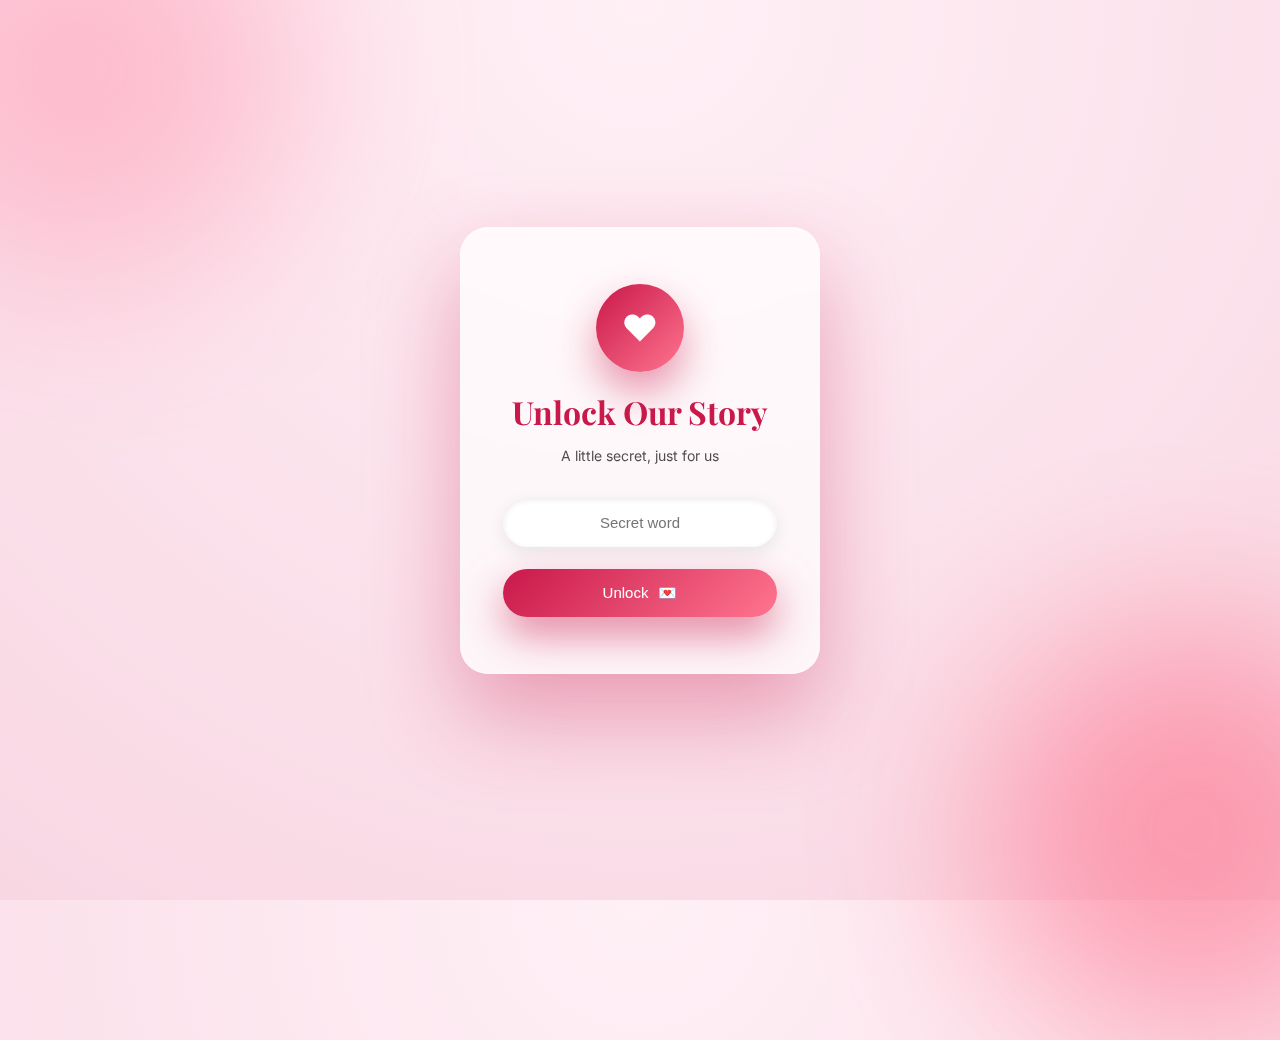
<file: index.html>
<!DOCTYPE html>
<html lang="en">
<head>
  <meta charset="UTF-8" />
  <title>Unlock Our Love 💖</title>
  <meta name="viewport" content="width=device-width, initial-scale=1.0"/>
  <link href="https://fonts.googleapis.com/css2?family=Playfair+Display:wght@600&family=Inter:wght@300;400;500&display=swap" rel="stylesheet">
  <link rel="stylesheet" href="style/login.css">
</head>
<body>
  <div class="bg-blob pink"></div>
  <div class="bg-blob rose"></div>
  <div class="login-wrapper">
    <div class="login-card">
      <div class="heart-orb">
        ❤
      </div>
      <h1>Unlock Our Story</h1>
      <p>A little secret, just for us</p>
      <div class="input-group">
        <input
          type="password"
          id="password"
          placeholder="Secret word"
          autocomplete="off"
        />
      </div>
      <button id="unlock-btn">
        Unlock
        <span class="btn-heart">💌</span>
      </button>
      <span id="error-msg">That’s not it… try again 💔</span>
    </div>
  </div>
  <script src="script/login.js"></script>
</body>
</html>
</file>
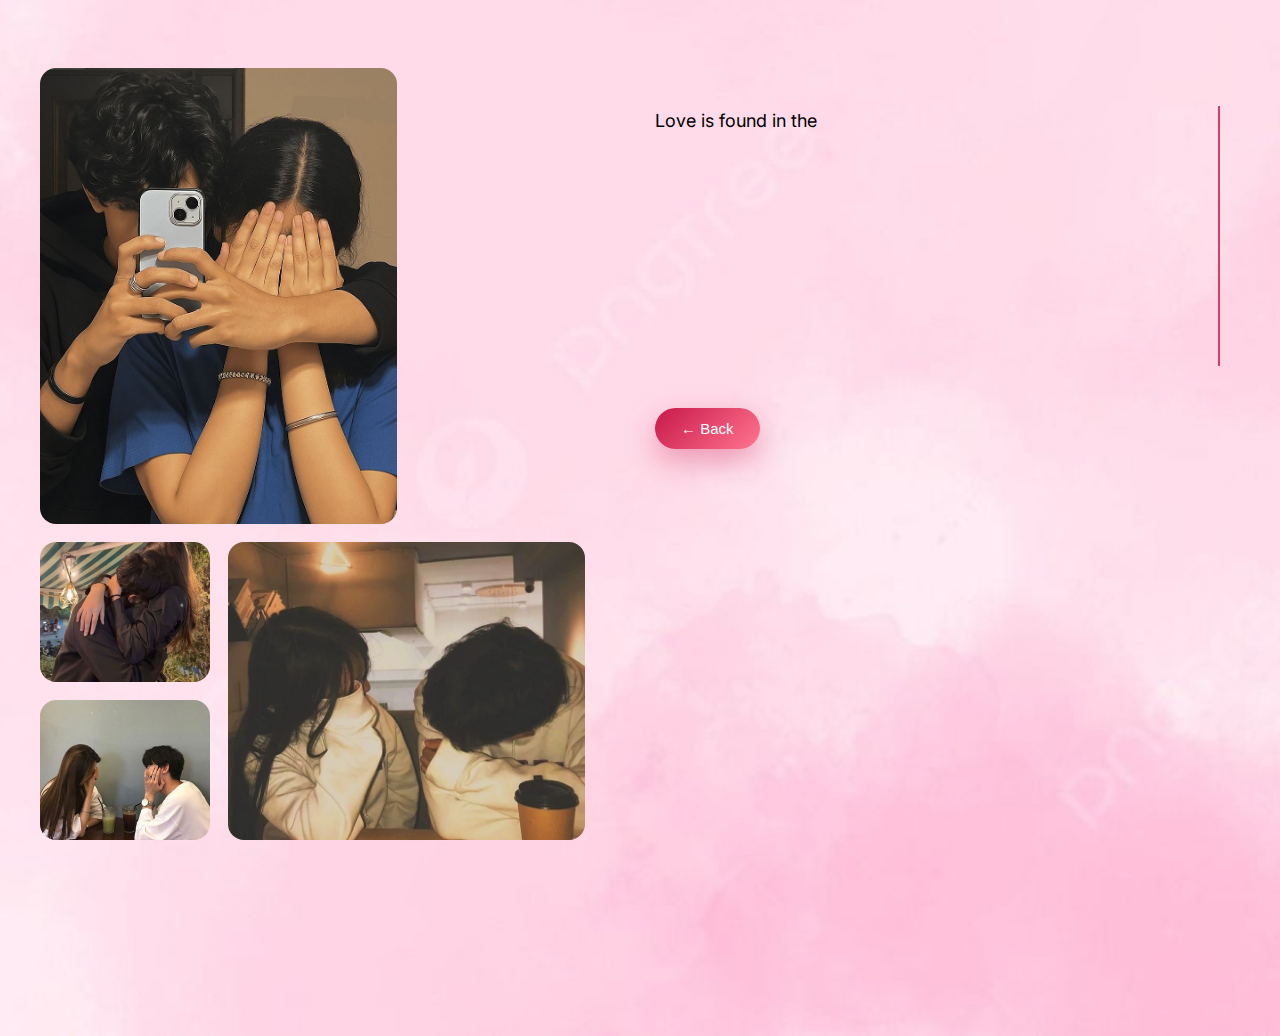
<file: story1/index.html>
<!DOCTYPE html>
<html lang="en">
<head>
  <meta charset="UTF-8">
  <title>Love Story 1</title>
  <meta name="viewport" content="width=device-width, initial-scale=1.0"/>
  <link href="https://fonts.googleapis.com/css2?family=Playfair+Display:wght@500;700&family=Inter:wght@300;400;500;600&display=swap" rel="stylesheet">
  <link rel="stylesheet" href="css.css" />
</head>
<body>
  <div id="hearts-container"></div>
  <section id="feature" class="page active">
    <div class="feature-container slide-up">
      <div class="feature-images asym">
        <img class="mag-img hero" src="../images/couple1_1.jpg" />
        <img class="mag-img small one" src="../images/couple1_2.jpg" />
        <img class="mag-img small two" src="../images/couple1_3.jpg" />
        <img class="mag-img wide" src="../images/couple1_4.jpg" />
        <img class="mag-img tall" src="../images/couple1_5.jpg" />
      </div>    
      <div class="feature-text">
        <p id="story-text"></p>
        <button id="back-btn" onclick="location.href='../main.html'">← Back</button>
      </div>
    </div>
  </section>
  <script src="script.js"></script>
</body>
</html>
</file>
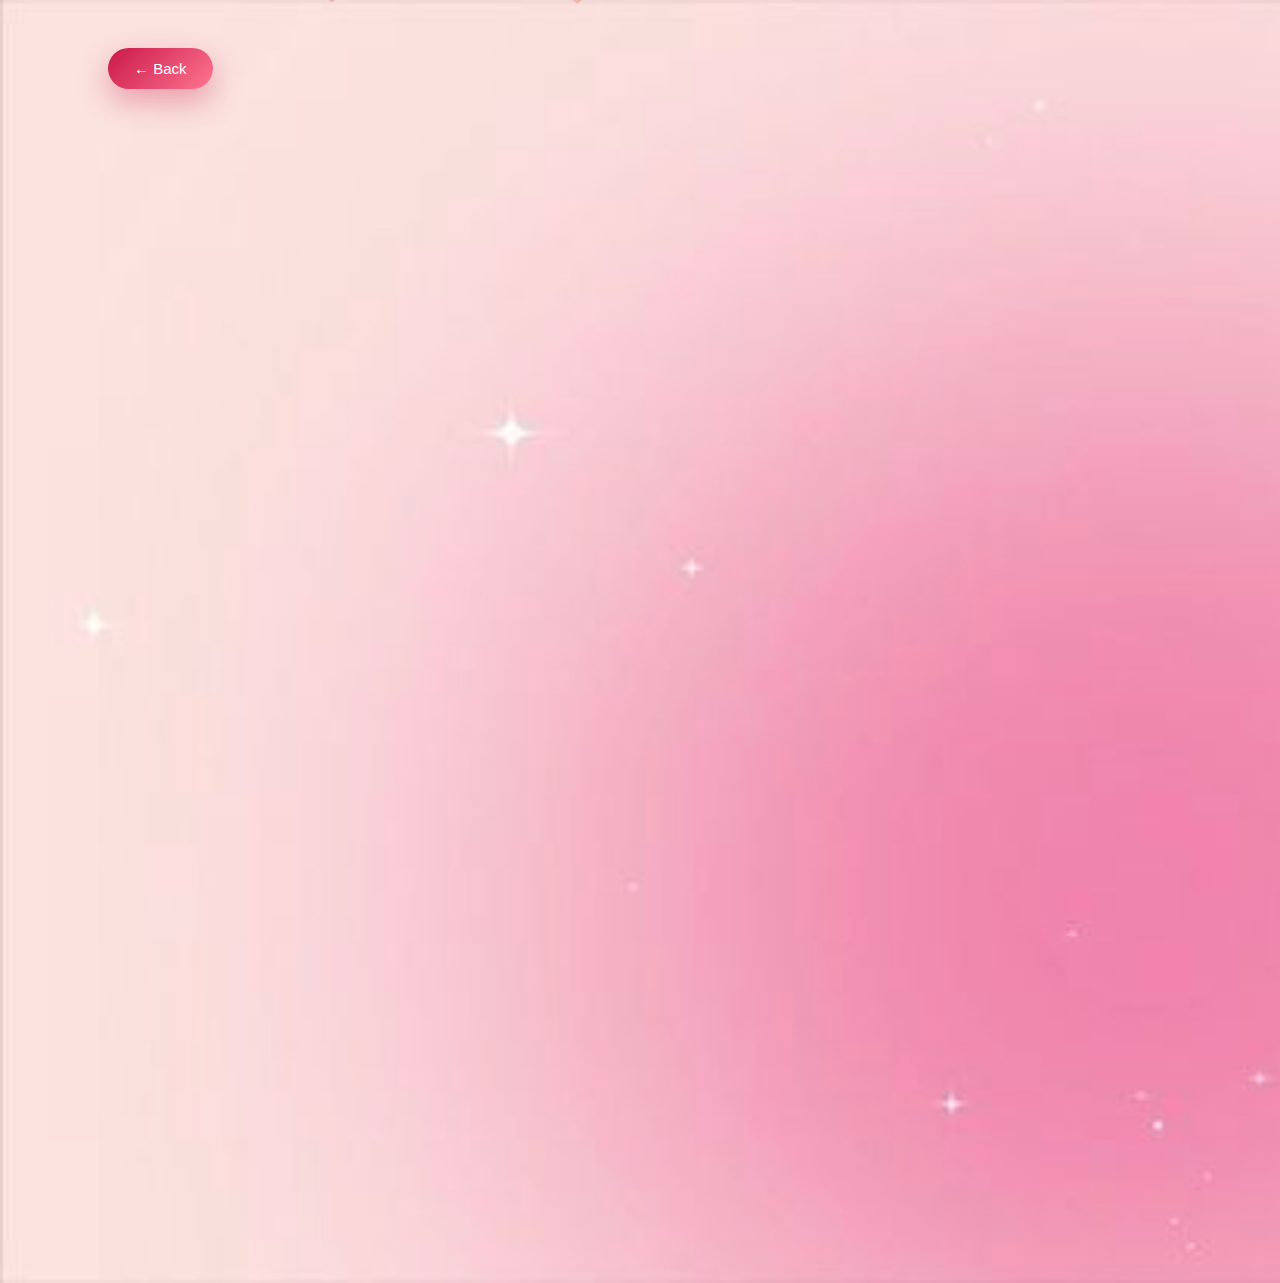
<file: story2/index.html>
<!DOCTYPE html>
<html lang="en">
<head>
    <meta charset="UTF-8">
    <title>Love Story Magazine</title>
    <meta name="viewport" content="width=device-width, initial-scale=1.0"/>
    <link href="https://fonts.googleapis.com/css2?family=Playfair+Display:wght@500;700&family=Inter:wght@300;400;500;600&display=swap" rel="stylesheet">
    <link rel="stylesheet" href="css.css">
</head>
<body>
    <div id="hearts-container"></div>
    <button id="back-btn" onclick="location.href='../main.html'">← Back</button>
    <section id="feature" class="page active">
        <div class="feature-container">
            <div class="feature-row">
                <div class="feature-images">
                    <img class="mag-img big" src="../images/couple1_1.jpg" />
                    <img class="mag-img small" src="../images/couple1_2.jpg" />
                </div>
                <div class="feature-text">
                    <p>From the very first moment our paths crossed, I felt a warmth I had never known. Every glance, every smile, every tiny gesture between us told a story that words could hardly capture. In your presence, the world feels brighter, and even the simplest moments become unforgettable memories. Together, we have laughed, dreamed, and created a bond that feels timeless, a love that grows stronger with every heartbeat. 💖</p>
                </div>
            </div>
            <div class="feature-row reverse"> 
                <div class="feature-images">
                    <img class="mag-img small" src="../images/couple1_3.jpg" />
                    <img class="mag-img big" src="../images/couple1_4.jpg" />
                </div>
                <div class="feature-text">
                    <p>Through challenges and quiet moments alike, our connection has deepened in ways I never imagined possible. Each day with you brings new reasons to cherish our journey, and even when life seems uncertain, I find comfort knowing that we are side by side. The way you understand me without words, the way you make ordinary days extraordinary, is a magic I treasure more than anything. ✨</p>
                </div>
            </div>
            <div class="feature-row">
                <div class="feature-images">
                    <img class="mag-img big" src="../images/couple1_5.jpg" />
                    <img class="mag-img small" src="../images/couple1_2.jpg" />
                </div>
                <div class="feature-text">
                    <p>Looking ahead, I know that our story is only just beginning. Every shared dream, every quiet night under the stars, every challenge we face together will add to the rich tapestry of our love. You are my confidant, my inspiration, my home. With you, I have discovered a love that is patient, kind, and unending. Here’s to the countless chapters we are yet to write together, and to a journey that I hope lasts forever. 🌹</p>
                </div>
            </div>
        </div>
    </section>
    <script src="script.js"></script>
</body>
</html>
</file>
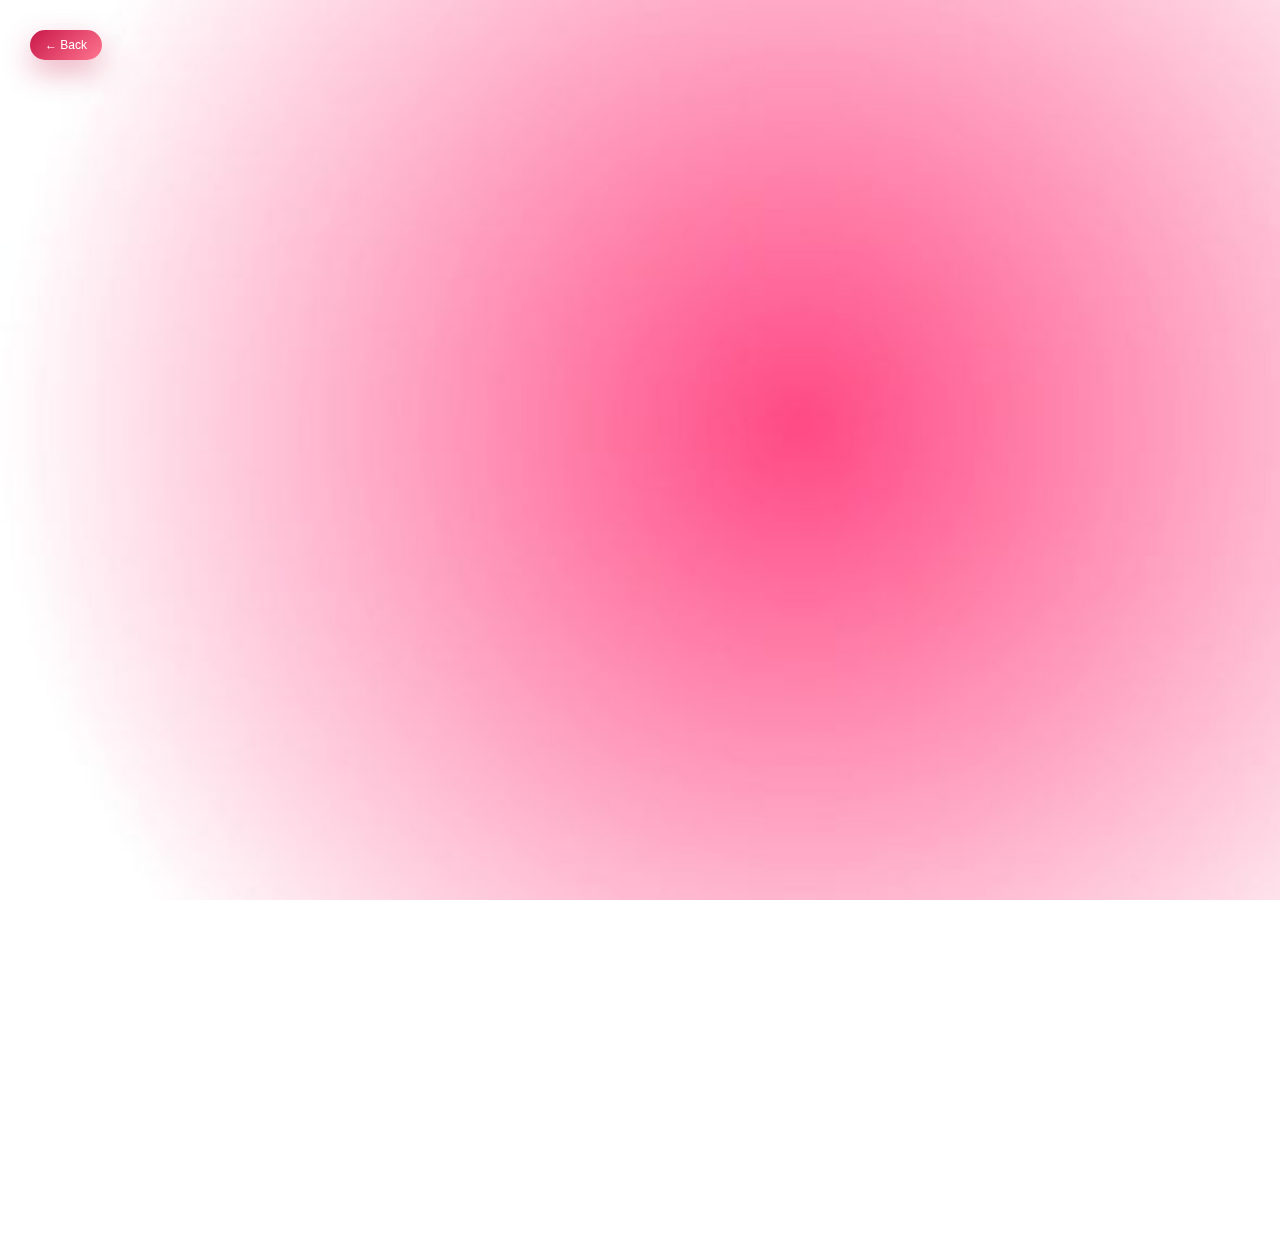
<file: story3/index.html>
<!DOCTYPE html>
<html lang="en">
<head>
  <meta charset="UTF-8">
  <title>Love Story Magazine</title>
  <meta name="viewport" content="width=device-width, initial-scale=1.0"/>
  <link href="https://fonts.googleapis.com/css2?family=Playfair+Display:wght@500;700&family=Inter:wght@300;400;500;600&display=swap" rel="stylesheet">
  <link rel="stylesheet" href="css.css">
</head>
<body>
    <div id="hearts-container"></div>
    <button id="back-btn" onclick="location.href='../main.html'">← Back</button>
    <section id="feature" class="page active">
        <div class="masonry">

        <div class="masonry-item image">
            <img src="../images/couple1_1.jpg" />
        </div>

        <div class="masonry-item text">
            <p>
            From the very first moment our paths crossed, I felt a warmth I had never known.
            Every glance, every smile, every tiny gesture between us told a story that words
            could hardly capture. In your presence, the world feels brighter, and even the
            simplest moments become unforgettable memories. 💖
            </p>
        </div>

        <div class="masonry-item image">
            <img src="../images/couple1_2.jpg" />
        </div>

        <div class="masonry-item text">
            <p>
            Through challenges and quiet moments alike, our connection has deepened in ways
            I never imagined possible. Each day with you brings new reasons to cherish our
            journey, and even when life seems uncertain, I find comfort knowing that we are
            side by side. ✨
            </p>
        </div>

        <div class="masonry-item image">
            <img src="../images/couple1_3.jpg" />
        </div>

        <div class="masonry-item text highlight">
            <p>
            Looking ahead, I know that our story is only just beginning. You are my
            confidant, my inspiration, my home. With you, I have discovered a love that is
            patient, kind, and unending. 🌹
            </p>
        </div>

        <div class="masonry-item image">
            <img src="../images/couple1_4.jpg" />
        </div>

        <div class="masonry-item text">
            <p>
            Every shared dream, every quiet night under the stars, every challenge we face
            together adds another beautiful page to our story — one I want to keep writing
            with you forever.
            </p>
        </div>
    </div>
    </section>
    <script src="script.js"></script>
</body>
</html>
</file>
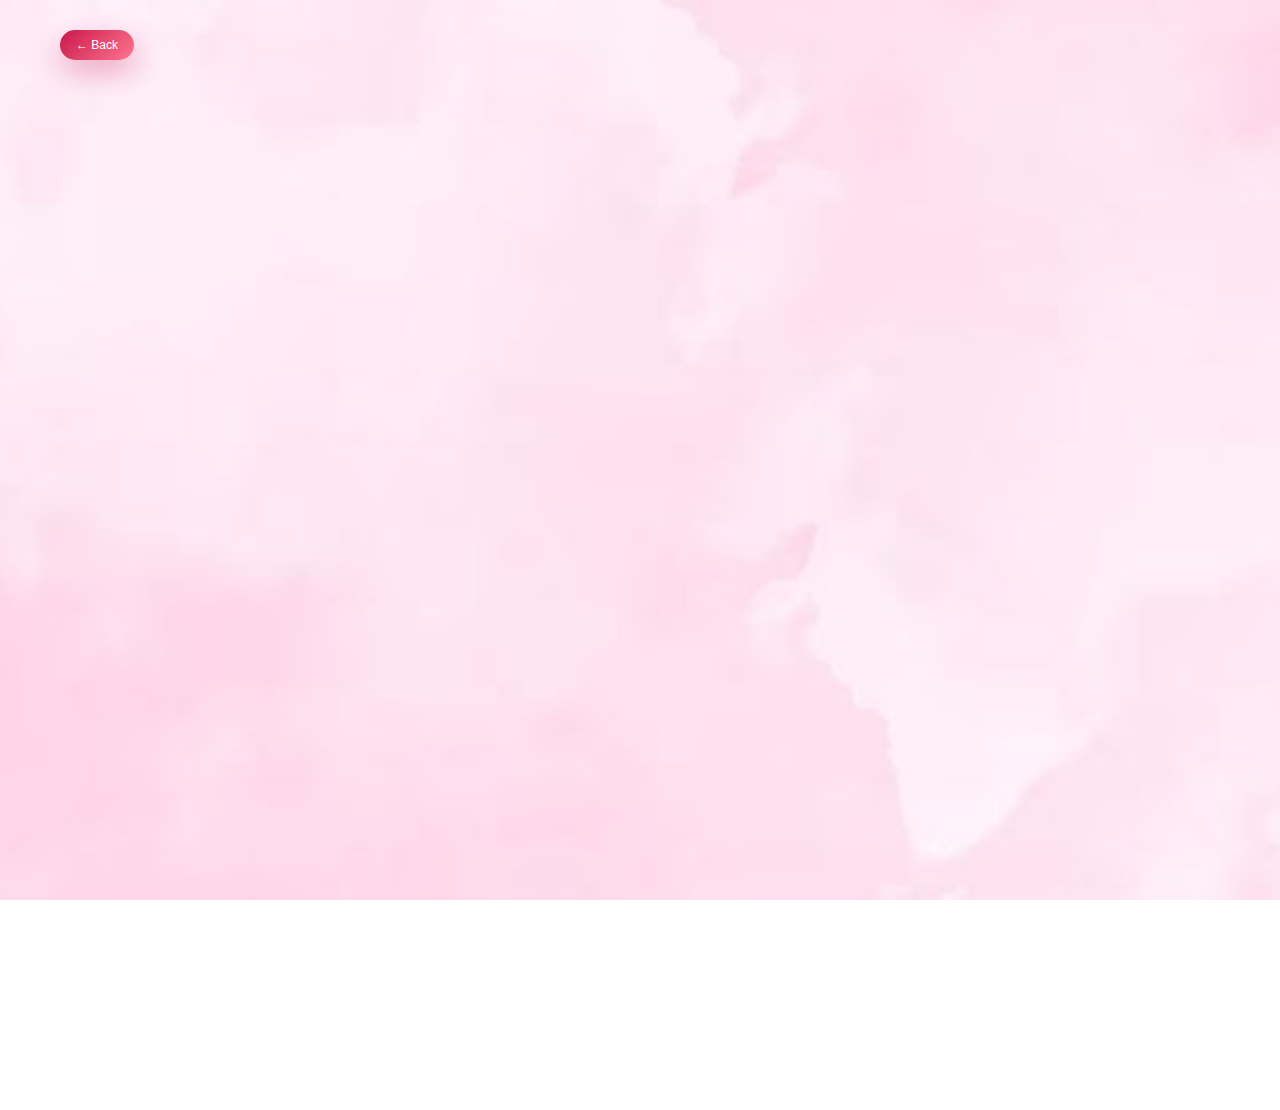
<file: story4/index.html>
<!DOCTYPE html>
<html lang="en">
<head>
    <meta charset="UTF-8">
    <title>Love Story Magazine</title>
    <meta name="viewport" content="width=device-width, initial-scale=1.0"/>
    <link href="https://fonts.googleapis.com/css2?family=Playfair+Display:wght@500;700&family=Inter:wght@300;400;500;600&display=swap" rel="stylesheet">
    <link rel="stylesheet" href="css.css">
</head>
<body>
    <div id="hearts-container"></div>
    <button id="back-btn" onclick="location.href='../main.html'">← Back</button>
    <section id="feature" class="page active">
        <div class="feature-container">
            <div class="feature-item item-large">
                <img class="mag-img" src="../images/couple1_1.jpg" />
                <div class="feature-text">
                    <p>From the very first moment our paths crossed, I felt a warmth I had never known. Every glance, every smile, every tiny gesture told a story that words could hardly capture. 💖</p>
                </div>
            </div>
            <div class="feature-item item-small">
                <img class="mag-img" src="../images/couple1_2.jpg" />
                <div class="feature-text">
                    <p>Through challenges and quiet moments alike, our connection has deepened. Each day with you brings new reasons to cherish our journey. ✨</p>
                </div>
            </div>
            <div class="feature-item item-tall">
                <img class="mag-img" src="../images/couple1_3.jpg" />
                <div class="feature-text">
                    <p>Looking ahead, I know our story is only just beginning. Every shared dream and quiet night under the stars will add to our love. 🌹</p>
                </div>
            </div>
            <div class="feature-item item-medium">
                <img class="mag-img" src="../images/couple1_4.jpg" />
            </div>
            <div class="feature-item item-small">
                <img class="mag-img" src="../images/couple1_5.jpg" />
                <div class="feature-text">
                    <p>You are my confidant, my inspiration, my home. With you, I have discovered a love that is patient, kind, and unending. 💖</p>
                </div>
            </div>
        </div>
    </section>
    <script src="script.js"></script>
</body>
</html>
</file>
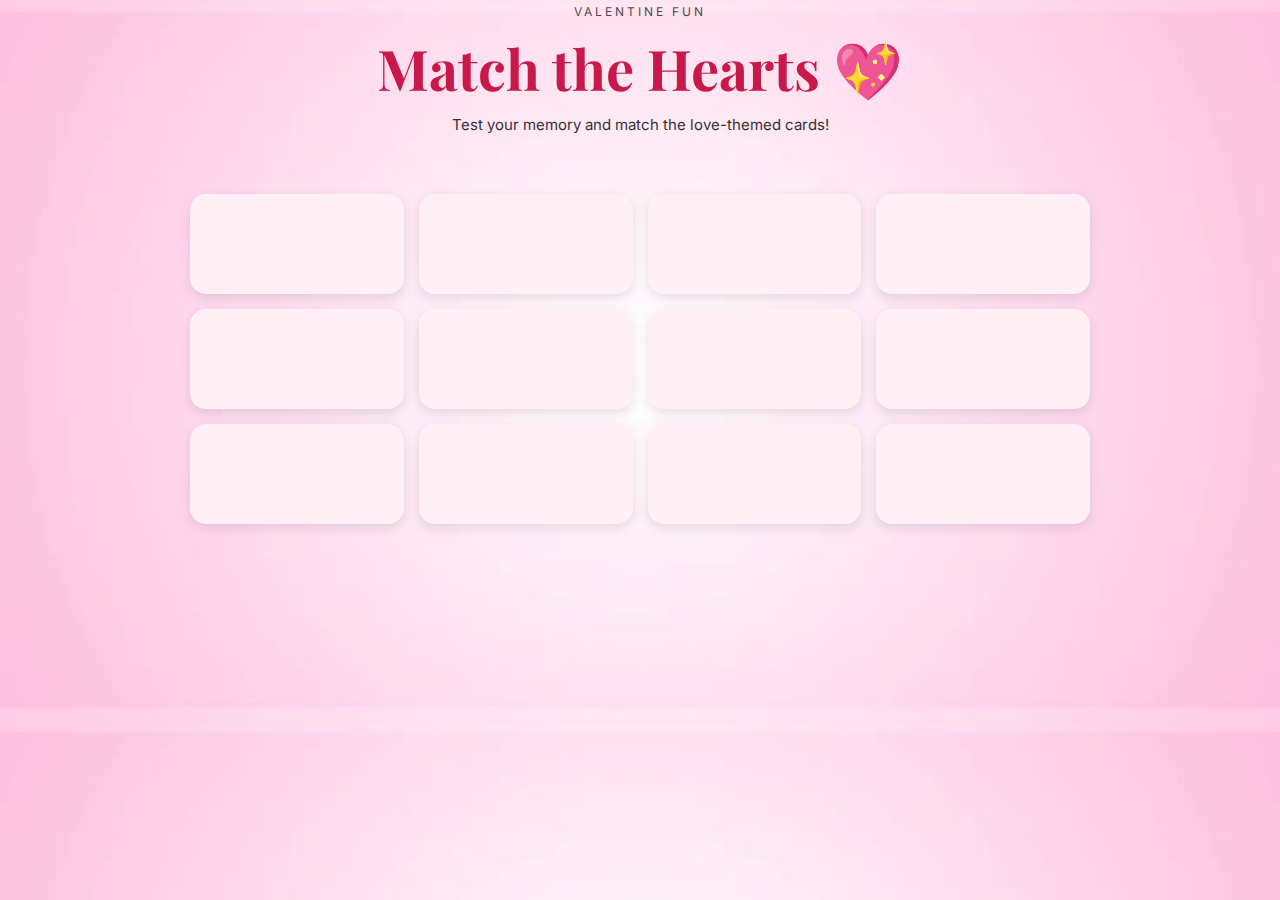
<file: game.html>
<!DOCTYPE html>
<html lang="en">
<head>
  <meta charset="UTF-8">
  <title>Valentine Fun — Match the Hearts</title>
  <meta name="viewport" content="width=device-width, initial-scale=1.0">
  <link href="https://fonts.googleapis.com/css2?family=Playfair+Display:wght@500;700&family=Inter:wght@300;400;500;600&display=swap" rel="stylesheet">
  <link rel="stylesheet" href="style/style.css">
  <link rel="stylesheet" href="style/game.css">
</head>
<body>
  <header class="mag-header fade-in">
    <span class="issue">Valentine Fun</span>
    <h1>Match the Hearts 💖</h1>
    <p>Test your memory and match the love-themed cards!</p>
  </header>
  <div class="game-container" style="max-width: 900px; margin: auto; display: grid; grid-template-columns: repeat(4, 1fr); gap: 15px;">
    <div class="game-card" data-value="1"></div>
    <div class="game-card" data-value="2"></div>
    <div class="game-card" data-value="3"></div>
    <div class="game-card" data-value="4"></div>
    <div class="game-card" data-value="5"></div>
    <div class="game-card" data-value="6"></div>
    <div class="game-card" data-value="1"></div>
    <div class="game-card" data-value="2"></div>
    <div class="game-card" data-value="3"></div>
    <div class="game-card" data-value="4"></div>
    <div class="game-card" data-value="5"></div>
    <div class="game-card" data-value="6"></div>
  </div>
  <script src="script/game.js"></script>
</body>
</html>
</file>
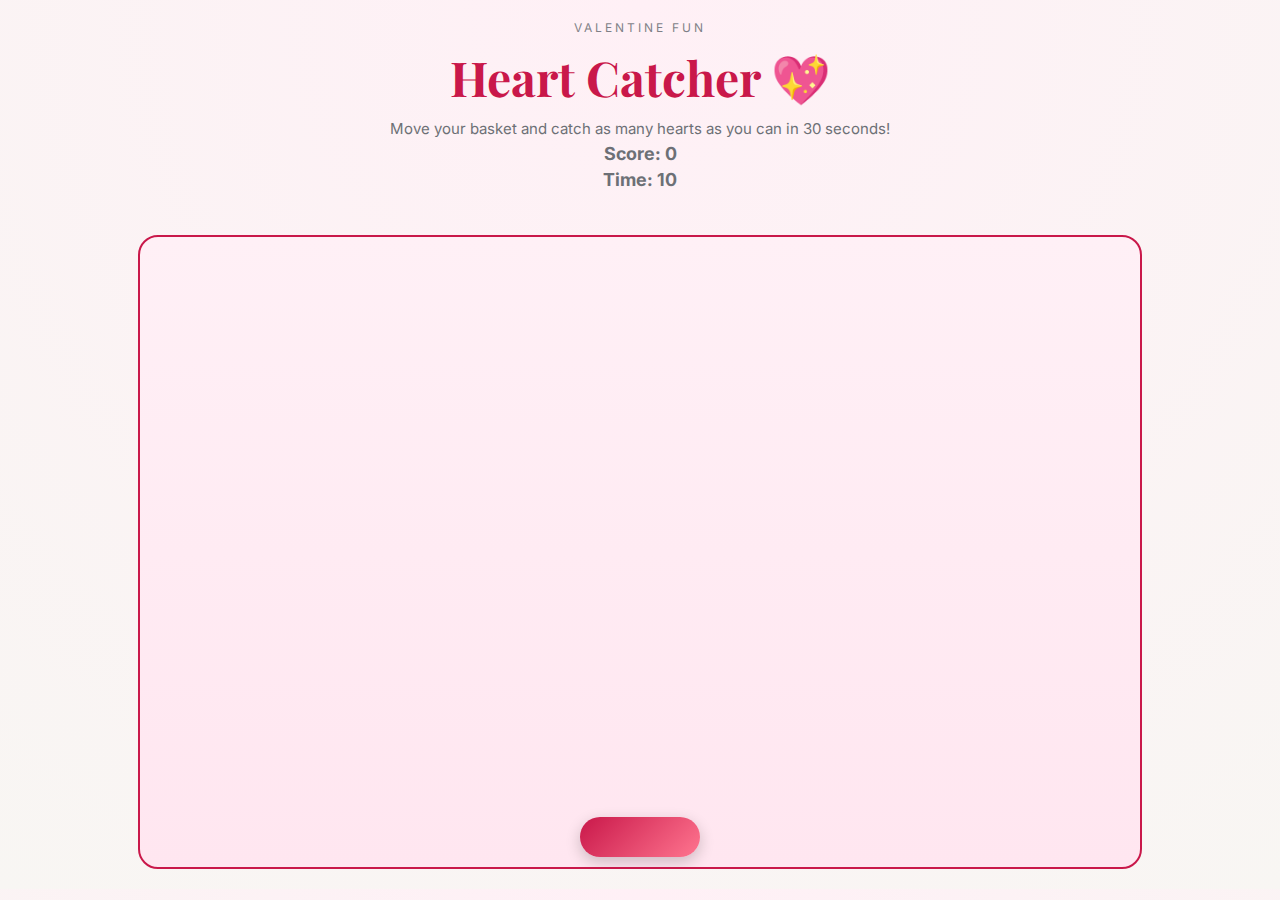
<file: heart-catcher.html>
<!DOCTYPE html>
<html lang="en">
<head>
  <meta charset="UTF-8">
  <title>Heart Catcher 💖</title>
  <meta name="viewport" content="width=device-width, initial-scale=1.0">
  <link href="https://fonts.googleapis.com/css2?family=Playfair+Display:wght@500;700&family=Inter:wght@300;400;500;600&display=swap" rel="stylesheet">
  <link rel="stylesheet" href="style/heart-catcher.css">
</head>
<body>
  <header class="mag-header">
    <span class="issue">Valentine Fun</span>
    <h1>Heart Catcher 💖</h1>
    <p>Move your basket and catch as many hearts as you can in 30 seconds!</p>
    <p id="score-display">Score: 0</p>
    <p id="timer-display">Time: 10</p>
  </header>
  <div id="game-area">
    <div id="basket"></div>
  </div>
  <script src="script/heart-catcher.js"></script>
</body>
</html>
</file>
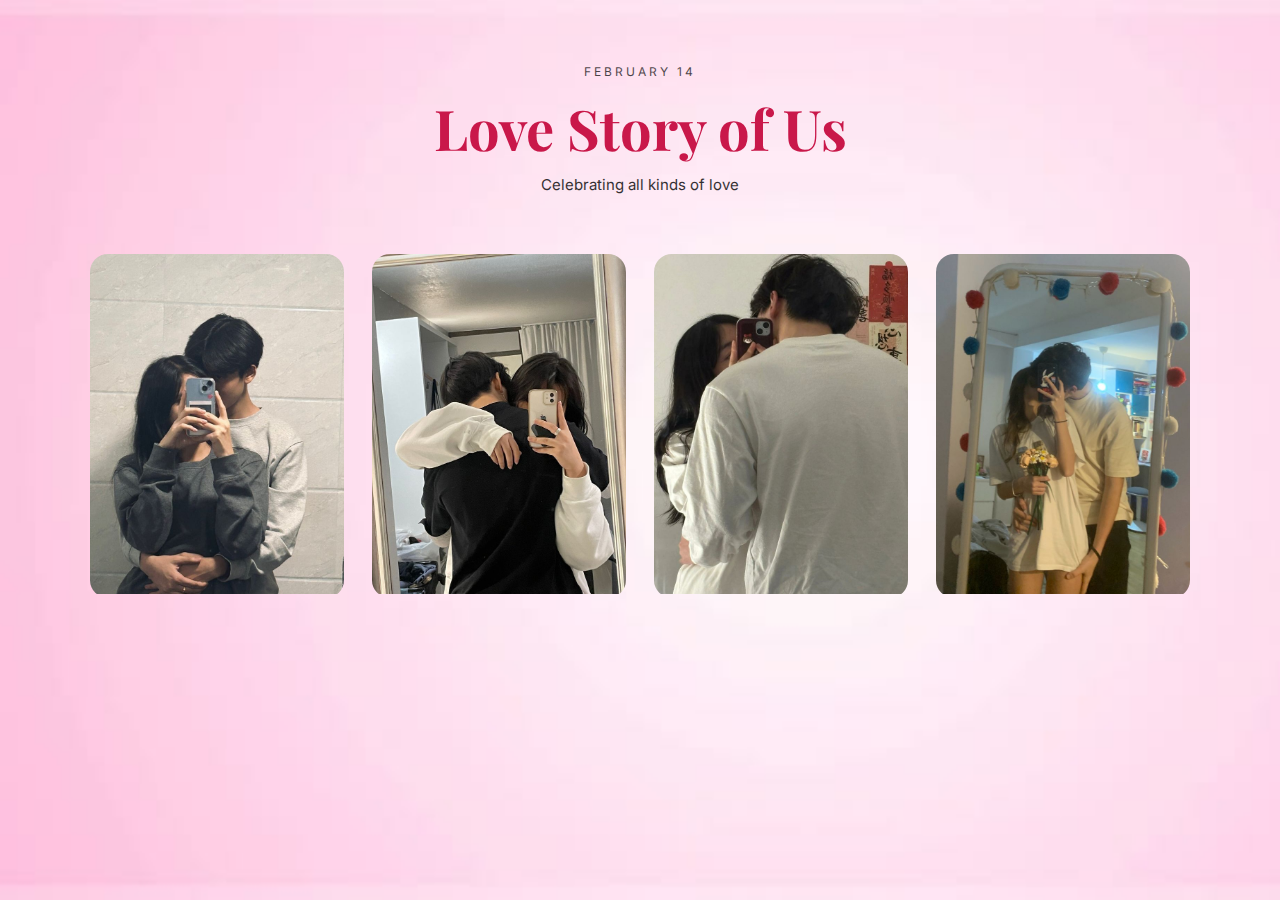
<file: main.html>
<!DOCTYPE html>
<html lang="en">
<head>
  <meta charset="UTF-8" />
  <title>Love Story — Valentine Edition</title>
  <meta name="viewport" content="width=device-width, initial-scale=1.0"/>
  <link href="https://fonts.googleapis.com/css2?family=Playfair+Display:wght@500;700&family=Inter:wght@300;400;500;600&display=swap" rel="stylesheet">
  <link rel="stylesheet" href="style/style.css" />
  <link rel="stylesheet" href="style/pop-up.css" />
</head>
<body>
  <div id="hearts-container"></div> 
  <section id="cover" class="page active">
    <header class="mag-header fade-in">
      <span class="issue">February 14</span>
      <h1>Love Story of Us</h1>
      <p>Celebrating all kinds of love</p>
    </header>
    <div class="editorial-grid">
      <div class="card">
        <a href="story1/index.html">
          <img src="images/couple1.jpg" alt="Couple 1"/>
          <span class="card-overlay">Read Story</span>
        </a>
      </div>
      <div class="card">
        <a href="story2/index.html">
          <img src="images/couple2.jpg" alt="Couple 2"/>
          <span class="card-overlay">Read Story</span>
        </a>
      </div>
      <div class="card">
        <a href="story3/index.html">
          <img src="images/couple3.jpg" alt="Couple 3"/>
          <span class="card-overlay">Read Story</span>
        </a>
      </div>
      <div class="card">
        <a href="story4/index.html">
          <img src="images/couple4.jpg" alt="Couple 4"/>
          <span class="card-overlay">Read Story</span>
        </a>
      </div>    
    </div>  
  </section>
  <script src="script/script.js"></script>
</body>
</html>
</file>
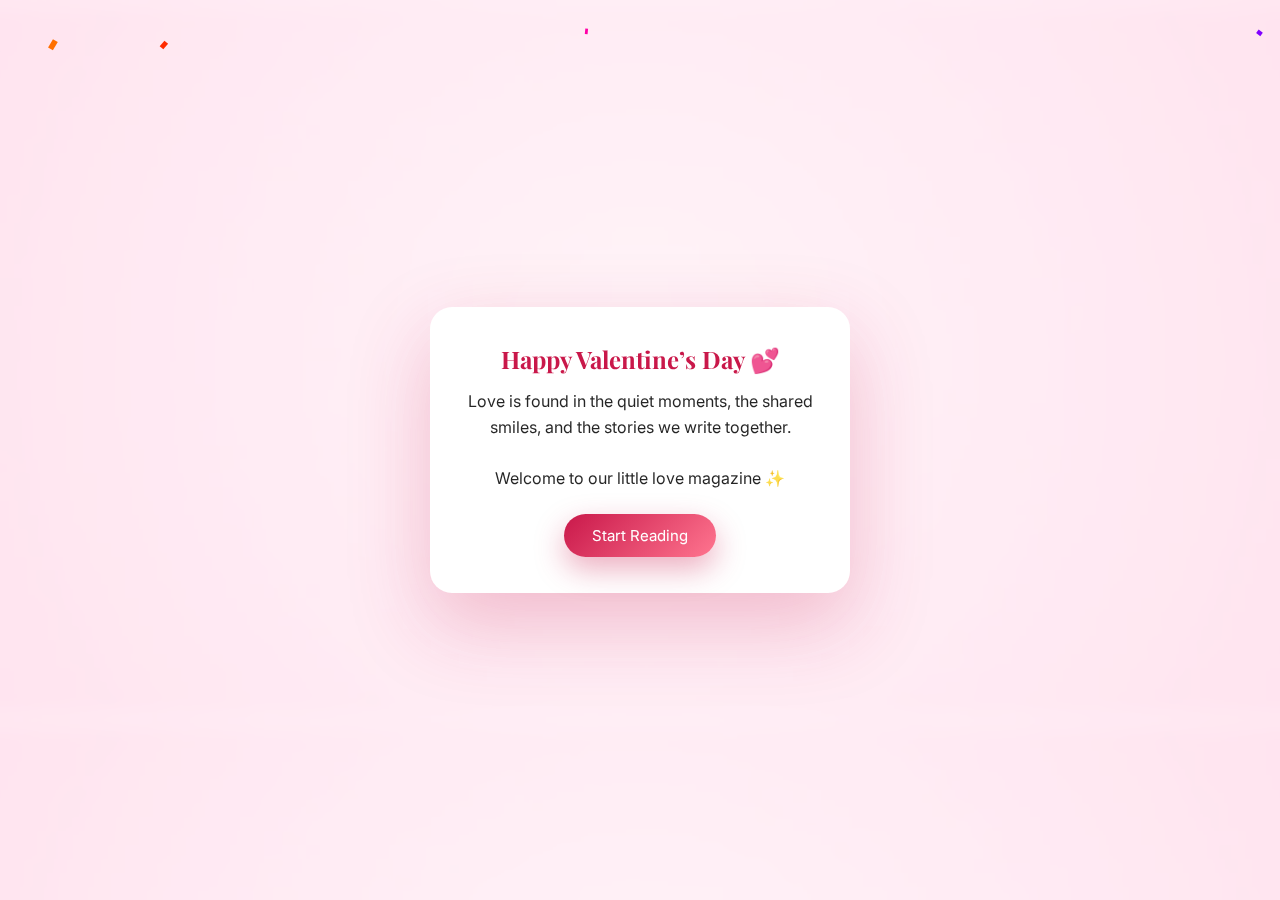
<file: pop-up.html>
<!DOCTYPE html>
<html lang="en">
<head>
  <meta charset="UTF-8" />
  <title>Valentine Popup</title>
  <meta name="viewport" content="width=device-width, initial-scale=1.0"/>
  <link href="https://fonts.googleapis.com/css2?family=Playfair+Display:wght@500;700&family=Inter:wght@300;400;500;600&display=swap" rel="stylesheet">
  <link rel="stylesheet" href="style/style.css" />
  <link rel="stylesheet" href="style/pop-up.css" />
</head>
<body>
  <div class="val-popup-page">
    <canvas id="confetti-canvas"></canvas>
    <div class="val-popup-card">
      <h2>Happy Valentine’s Day 💕</h2>
      <p>
        Love is found in the quiet moments, the shared smiles,
        and the stories we write together.
        <br /><br />
        Welcome to our little love magazine ✨
      </p>
      <a href="main.html" class="val-btn">Start Reading</a>
    </div>
  </div>

  <script>
    const confettiCanvas = document.getElementById("confetti-canvas");
    const ctx = confettiCanvas.getContext("2d");
    let confettiParticles = [];

    function resizeCanvas() {
      confettiCanvas.width = window.innerWidth;
      confettiCanvas.height = window.innerHeight;
    }
    window.addEventListener("resize", resizeCanvas);
    resizeCanvas();

    function createConfetti() {
      for (let i = 0; i < 150; i++) {
        confettiParticles.push({
          x: Math.random() * confettiCanvas.width,
          y: Math.random() * confettiCanvas.height - confettiCanvas.height,
          r: Math.random() * 6 + 4,
          d: Math.random() * 20 + 10,
          color: `hsl(${Math.random() * 360}, 100%, 50%)`,
          tilt: Math.random() * 10 - 10,
          tiltAngleIncrement: Math.random() * 0.07 + 0.05
        });
      }
    }

    function drawConfetti() {
      ctx.clearRect(0, 0, confettiCanvas.width, confettiCanvas.height);
      confettiParticles.forEach((p, index) => {
        ctx.beginPath();
        ctx.lineWidth = p.r;
        ctx.strokeStyle = p.color;
        ctx.moveTo(p.x + p.tilt + p.r / 2, p.y);
        ctx.lineTo(p.x + p.tilt, p.y + p.tilt + p.r / 2);
        ctx.stroke();

        p.tilt += p.tiltAngleIncrement;
        p.y += (Math.cos(p.d) + 3 + p.r / 2) * 0.5;
        p.x += Math.sin(p.d);

        if (p.y > confettiCanvas.height) {
          confettiParticles.splice(index, 1);
        }
      });
      if (confettiParticles.length > 0) requestAnimationFrame(drawConfetti);
    }

    window.addEventListener("load", () => {
      createConfetti();
      drawConfetti();
    });
  </script>
</body>
</html>
</file>
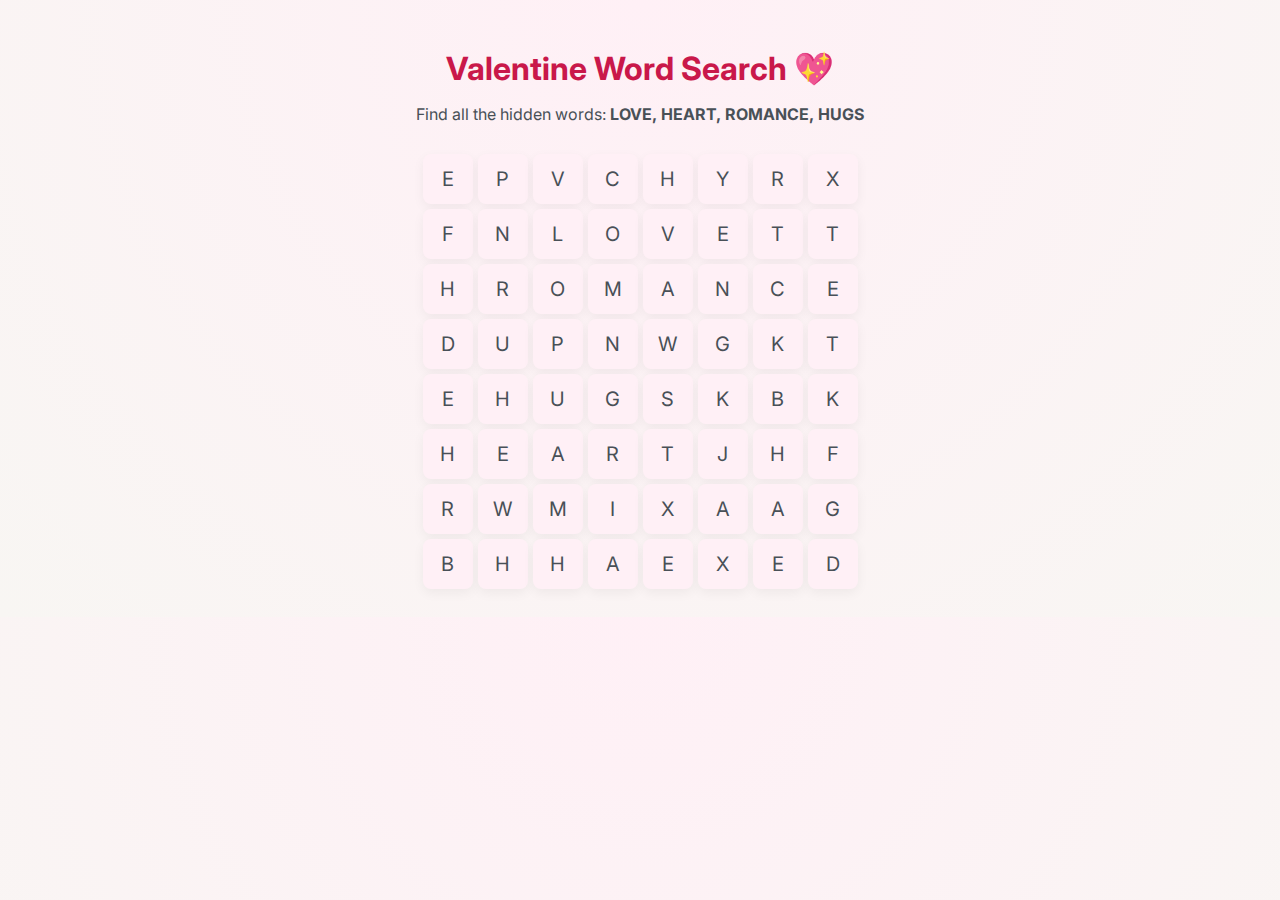
<file: wordsearch.html>
<!DOCTYPE html>
<html lang="en">
<head>
  <meta charset="UTF-8">
  <title>Valentine Fun — Word Search</title>
  <meta name="viewport" content="width=device-width, initial-scale=1.0">
  <link href="https://fonts.googleapis.com/css2?family=Playfair+Display:wght@500;700&family=Inter:wght@300;400;500;600&display=swap" rel="stylesheet">
  <link rel="stylesheet" href="style/wordsearch.css">
</head>
<body>
  <h1>Valentine Word Search 💖</h1>
  <p>Find all the hidden words: <strong>LOVE, HEART, ROMANCE, HUGS</strong></p>
  <div class="grid" id="grid"></div>
  <div id="popup">
    <div>
      <img src="game/game.gif" alt="Celebration" style="width:150px; display:block; margin: 0 auto 20px;">
      🎉 You found all the words! 💖
      <br>
      <button id="next-btn" style="margin-top: 20px; padding: 12px 26px; font-size: 16px; border-radius: 999px; border: none; background: linear-gradient(135deg, #c9184a, #ff758f); color: #fff; cursor: pointer;">
        Next 💖
      </button>
    </div>
  </div>
  <script src="script/wordsearch.js"></script>
</body>
</html>
</file>
<file: style/login.css>
* {
  box-sizing: border-box;
}

body {
  margin: 0;
  height: 100vh;
  font-family: 'Inter', sans-serif;
  background: radial-gradient(circle at top, #fff0f6, #f8d7e3);
  display: flex;
  justify-content: center;
  align-items: center;
  overflow: hidden;
}

.bg-blob {
  position: absolute;
  width: 420px;
  height: 420px;
  border-radius: 50%;
  filter: blur(90px);
  opacity: 0.45;
  animation: float 14s infinite ease-in-out;
}

.bg-blob.pink {
  background: #ff8fab;
  top: -140px;
  left: -120px;
}

.bg-blob.rose {
  background: #ff4d6d;
  bottom: -140px;
  right: -120px;
  animation-delay: 4s;
}

@keyframes float {
  0%,100% { transform: translateY(0); }
  50% { transform: translateY(-50px); }
}

.login-wrapper {
  z-index: 2;
  animation: fadeUp 1s ease;
}

.login-card {
  width: 360px;
  padding: 56px 42px;
  text-align: center;
  border-radius: 28px;
  background: rgba(255,255,255,0.7);
  backdrop-filter: blur(20px);
  border: 1px solid rgba(255,255,255,0.4);
  box-shadow:
    0 40px 90px rgba(201,24,74,.35),
    inset 0 1px 0 rgba(255,255,255,.6);
}

.heart-orb {
  width: 88px;
  height: 88px;
  margin: 0 auto 18px;
  border-radius: 50%;
  display: flex;
  align-items: center;
  justify-content: center;
  font-size: 36px;
  color: white;
  background: linear-gradient(135deg, #c9184a, #ff758f);
  box-shadow: 0 20px 40px rgba(201,24,74,.45);
  animation: pulse 1.8s infinite;
}

@keyframes pulse {
  0%,100% { transform: scale(1); }
  50% { transform: scale(1.12); }
}

.login-card h1 {
  font-family: 'Playfair Display', serif;
  color: #c9184a;
  margin: 6px 0 6px;
}

.login-card p {
  font-size: 14px;
  opacity: 0.7;
  margin-bottom: 34px;
}

.input-group {
  margin-bottom: 22px;
}

.login-card input {
  width: 100%;
  padding: 16px 20px;
  border-radius: 999px;
  border: none;
  font-size: 15px;
  outline: none;
  background: rgba(255,255,255,.9);
  text-align: center;
  box-shadow:
    inset 0 2px 6px rgba(0,0,0,.08),
    0 6px 18px rgba(0,0,0,.08);
}

.login-card input:focus {
  box-shadow:
    inset 0 2px 6px rgba(0,0,0,.1),
    0 0 0 3px rgba(255,117,143,.35);
}

#unlock-btn {
  width: 100%;
  padding: 15px;
  border-radius: 999px;
  border: none;
  cursor: pointer;
  font-size: 15px;
  background: linear-gradient(135deg, #c9184a, #ff758f);
  color: white;
  display: flex;
  align-items: center;
  justify-content: center;
  gap: 10px;
  box-shadow: 0 18px 40px rgba(201,24,74,.5);
  transition: transform .25s ease, box-shadow .25s ease;
}

#unlock-btn:hover {
  transform: translateY(-3px);
  box-shadow: 0 26px 55px rgba(201,24,74,.65);
}

#unlock-btn:active {
  transform: translateY(0);
}

.btn-heart {
  transition: transform .25s ease;
}

#unlock-btn:hover .btn-heart {
  transform: scale(1.35);
}

#error-msg {
  display: none;
  margin-top: 18px;
  font-size: 13px;
  color: #c9184a;
}

@keyframes fadeUp {
  from { opacity: 0; transform: translateY(30px); }
  to { opacity: 1; transform: translateY(0); }
}

.shake {
  animation: shake .4s;
}

@keyframes shake {
  0% { transform: translateX(0); }
  25% { transform: translateX(-6px); }
  50% { transform: translateX(6px); }
  75% { transform: translateX(-4px); }
  100% { transform: translateX(0); }
}
</file>
<file: story1/css.css>
body{
    background: url('../story1/background.jpg');
    background-size: cover;
  }

#hearts-container {
    position: fixed;
    top: 0;
    left: 0;
    width: 100%;
    height: 100%;
    pointer-events: none;
    overflow: hidden;
    z-index: 10;
  }

  .page {
    min-height: 100vh;
    padding: 60px 20px;
    font-family: 'Inter', sans-serif;
  }

  .feature-container {
    display: flex;
    flex-wrap: wrap;
    gap: 50px;
    max-width: 1200px;
    margin: auto;
    align-items: flex-start;
  }

  .feature-images.asym {
    display: grid;
    grid-template-columns: repeat(6, 1fr);
    grid-auto-rows: 140px;
    gap: 18px;
    flex: 1 1 400px;
  }

  .mag-img {
    width: 100%;
    height: 100%;
    object-fit: cover;
    border-radius: 16px;
    opacity: 0;
    transform: translateY(30px) scale(0.96);
    transition: all 0.9s cubic-bezier(.22,.61,.36,1);
  }

  .feature-images.asym .hero {
    grid-column: 1 / span 4;
    grid-row: 1 / span 3;
  }

  .feature-images.asym .tall {
    grid-column: 5 / span 2;
    grid-row: 1 / span 3;
  }

  .feature-images.asym .wide {
    grid-column: 3 / span 4;
    grid-row: 4 / span 2;
  }

  .feature-images.asym .one {
    grid-column: 1 / span 2;
    grid-row: 4 / span 1;
  }

  .feature-images.asym .two {
    grid-column: 1 / span 2;
    grid-row: 5 / span 1;
  }

  .feature-images.asym .three {
    grid-column: 5 / span 2;
    grid-row: 4 / span 2;
  }

  .feature-text {
    flex: 1 1 420px;
    padding: 20px;
  }

  .feature-text p {
    font-size: 18px;
    line-height: 1.7;
    min-height: 260px;
    white-space: pre-wrap;
    border-right: 2px solid rgba(201,24,74,0.8);
    padding-right: 5px;
    overflow: hidden;
  }

  #back-btn {
    margin-top: 24px;
    padding: 12px 26px;
    font-size: 15px;
    border-radius: 999px;
    border: none;
    background: linear-gradient(135deg, #c9184a, #ff758f);
    color: #fff;
    cursor: pointer;
    box-shadow: 0 12px 30px rgba(201,24,74,.35);
    transition: transform .3s ease, box-shadow .3s ease;
  }

  #back-btn:hover {
    transform: translateY(-2px);
    box-shadow: 0 18px 40px rgba(201,24,74,.45);
  }

  .heart {
    position: fixed;
    top: -20px;
    font-size: 18px;
    opacity: .25;
    animation: fall linear forwards;
    pointer-events: none;
  }

  @keyframes fall {
    to {
      transform: translateY(110vh) rotate(360deg);
      opacity: 0;
    }
  }

  @media (max-width: 768px) {
    .feature-images.asym {
      grid-template-columns: repeat(2, 1fr);
      grid-auto-rows: 180px;
    }

    .feature-images.asym .hero,
    .feature-images.asym .wide,
    .feature-images.asym .tall,
    .feature-images.asym .one,
    .feature-images.asym .two,
    .feature-images.asym .three {
      grid-column: auto;
      grid-row: auto;
    }
  }
  @keyframes blink {
    0%, 49% { border-color: rgba(201,24,74,0.8); }
    50%, 100% { border-color: transparent; }
  }
  #story-text {
    animation: blink 1s step-end infinite;
  }
</file>
<file: story2/css.css>
body {
  padding: 0 100px;
  background: url('../story2/background.jpg');
  background-size: cover;
}

#hearts-container {
  position: fixed;
  top: 0;
  left: 0;
  width: 100%;
  height: 100%;
  pointer-events: none;
  overflow: hidden;
  z-index: 10;
}

.heart {
  position: fixed;
  top: -20px;
  font-size: 18px;
  opacity: 0.25;
  animation: fall linear forwards;
  pointer-events: none;
}

@keyframes fall {
  to {
    transform: translateY(110vh) rotate(360deg);
    opacity: 0;
  }
}

.page {
  min-height: 100vh;
  padding: 60px 20px;
  font-family: 'Inter', sans-serif;
  overflow-x: hidden;
}

.feature-container {
  display: flex;
  flex-direction: column;
  gap: 80px;
  max-width: 1200px;
  margin: auto;
}

.feature-row {
  display: flex;
  gap: 40px;
  align-items: center;
  flex-wrap: wrap;
  opacity: 0;
  transform: translateY(50px);
  animation: rowFadeIn 1s forwards;
}

.feature-row.reverse {
  flex-direction: row-reverse;
}

@keyframes rowFadeIn {
  to {
    opacity: 1;
    transform: translateY(0);
  }
}

.feature-images {
  display: flex;
  flex-wrap: wrap;
  gap: 18px;
  flex: 1 1 500px;
}

.mag-img {
  border-radius: 16px;
  object-fit: cover;
  opacity: 0;
  transform: translateY(30px) scale(0.96);
  transition:
    transform 0.6s cubic-bezier(.22,.61,.36,1),
    box-shadow 0.4s ease,
    filter 0.4s ease;
}

.mag-img:hover {
  transform: scale(1.06) translateY(-4px);
  box-shadow: 0 25px 50px rgba(201,24,74,0.45);
  filter: brightness(1.05) saturate(1.1);
}

.mag-img.big {
  width: calc(66% - 9px);
  height: 300px;
}

.mag-img.small {
  width: calc(33% - 9px);
  height: 140px;
}

@keyframes imgFadeUp { to { opacity: 1; transform: translateY(0) scale(1); } }
@keyframes imgFadeLeft { to { opacity: 1; transform: translateX(0) scale(1); } }
@keyframes imgFadeRight { to { opacity: 1; transform: translateX(0) scale(1); } }
@keyframes imgScaleUp { to { opacity: 1; transform: scale(1); } }
@keyframes imgRotateIn { to { opacity: 1; transform: rotate(0deg) scale(1); } }

.feature-images img:nth-child(1) { animation: imgFadeUp 0.9s forwards; animation-delay: 0.2s; transform: translateY(30px) scale(0.96); }
.feature-images img:nth-child(2) { animation: imgFadeLeft 0.9s forwards; animation-delay: 0.3s; transform: translateX(-30px) scale(0.96); }
.feature-images img:nth-child(3) { animation: imgFadeRight 0.9s forwards; animation-delay: 0.2s; transform: translateX(30px) scale(0.96); }
.feature-images img:nth-child(4) { animation: imgScaleUp 0.9s forwards; animation-delay: 0.3s; transform: scale(0.8); }
.feature-images img:nth-child(5) { animation: imgRotateIn 0.9s forwards; animation-delay: 0.4s; transform: rotate(-15deg) scale(0.96); }

.feature-text {
  flex: 1 1 400px;
  font-size: 18px;
  line-height: 1.65;
  opacity: 0;
  transform: translateY(20px);
  transition: transform 0.4s ease;
}

@keyframes textFadeUp { to { opacity: 1; transform: translateY(0); } }
@keyframes textFadeLeft { to { opacity: 1; transform: translateX(0); } }
@keyframes textFadeRight { to { opacity: 1; transform: translateX(0); } }
@keyframes textScaleUp { to { opacity: 1; transform: scale(1); } }
@keyframes textRotateIn { to { opacity: 1; transform: rotate(0deg); } }

.feature-text:nth-of-type(1) { animation: textFadeUp 1s forwards; animation-delay: 0.5s; transform: translateY(20px); }
.feature-text:nth-of-type(2) { animation: textFadeLeft 1s forwards; animation-delay: 0.5s; transform: translateX(-20px); }
.feature-text:nth-of-type(3) { animation: textFadeRight 1s forwards; animation-delay: 0.5s; transform: translateX(20px); }

#back-btn {
  margin-top: 40px;
  padding: 12px 26px;
  font-size: 15px;
  border-radius: 999px;
  border: none;
  background: linear-gradient(135deg, #c9184a, #ff758f);
  color: #fff;
  cursor: pointer;
  box-shadow: 0 12px 30px rgba(201,24,74,.35);
  transition: transform .3s ease, box-shadow .3s ease, background 0.5s ease;
}

#back-btn:hover {
  transform: translateY(-2px);
  box-shadow: 0 18px 40px rgba(201,24,74,.45);
  background: linear-gradient(135deg, #ff758f, #c9184a);
}

@media (max-width: 1024px) {
  body { padding: 0 50px; }

  .feature-row { gap: 25px; }
  .feature-images { gap: 12px; }
  .mag-img.big { width: 60%; height: auto; }
  .mag-img.small { width: 35%; height: auto; }
}

@media (max-width: 768px) {
  body { padding: 0 20px; }
  .feature-row, .feature-row.reverse { flex-direction: column; gap: 20px; align-items: center; }
  .mag-img.big, .mag-img.small { width: 100%; height: auto; }
  .feature-text { text-align: center; }
}

@media (max-width: 480px) {
  .feature-text { font-size: 16px; line-height: 1.5; }
  #back-btn { padding: 10px 20px; font-size: 14px; }
}
</file>
<file: story3/css.css>
body {
  margin: 0;
  padding: 0 100px;
  background: url('../story3/background.jpg');
  background-size: cover;
  background-attachment: fixed;
}

#hearts-container {
  position: fixed;
  inset: 0;
  pointer-events: none;
  z-index: 10;
}

.heart {
  position: fixed;
  top: -20px;
  font-size: 18px;
  opacity: 0.35;
  animation: fall linear forwards;
  pointer-events: none;
  z-index: 11;
}

@keyframes fall {
  to {
    transform: translateY(110vh) rotate(360deg);
    opacity: 0;
  }
}

.page {
  min-height: 100vh;
  padding: 90px 0;
}

#back-btn {
  position: fixed;
  top: 30px;
  left: 30px;
  padding: 8px 15px;
  border-radius: 999px;
  border: none;
  background: linear-gradient(135deg, #c9184a, #ff758f);
  color: #fff;
  font-size: 12px;
  cursor: pointer;
  box-shadow: 0 12px 30px rgba(201,24,74,.35);
  transition: .3s ease;
  z-index: 20;
}

#back-btn:hover {
  transform: translateY(-2px);
  box-shadow: 0 18px 40px rgba(201,24,74,.45);
}

.masonry {
  max-width: 1300px;
  margin: auto;
  display: grid;
  grid-template-columns: repeat(3, 1fr);
  gap: 28px;
}

.masonry-item {
  opacity: 0;
}

.masonry-item.image img {
  width: 100%;
  height: 100%;
  display: block;
  border-radius: 18px;
  object-fit: cover;
  transition: .5s ease;
}

.masonry-item.image img:hover {
  transform: scale(1.05);
  box-shadow: 0 22px 45px rgba(201,24,74,.35);
}

.masonry-item.text {
  font-size: 17px;
  line-height: 1.7;
  font-family: sans-serif;
  display: flex;
  align-items: center;
}

.masonry-item:nth-child(1) { grid-column: 1; }
.masonry-item:nth-child(2) { grid-column: 2; }
.masonry-item:nth-child(3) { grid-column: 3; }
.masonry-item:nth-child(4) { grid-column: 1; }
.masonry-item:nth-child(5) { grid-column: 2; }
.masonry-item:nth-child(6) { grid-column: 3; }
.masonry-item:nth-child(7) { grid-column: 1; }
.masonry-item:nth-child(8) { grid-column: 2; }

@keyframes fadeUp {
  to {
    opacity: 1;
    transform: translateY(0);
  }
}

@keyframes fadeLeft {
  to {
    opacity: 1;
    transform: translateX(0);
  }
}

@keyframes fadeRight {
  to {
    opacity: 1;
    transform: translateX(0);
  }
}

@keyframes scaleUp {
  to {
    opacity: 1;
    transform: scale(1);
  }
}

@keyframes rotateIn {
  to {
    opacity: 1;
    transform: rotate(0deg);
  }
}

.masonry-item:nth-child(1) {
  transform: translateY(40px);
  animation: fadeUp 1s forwards;
  animation-delay: 0.1s;
}

.masonry-item:nth-child(2) {
  transform: translateX(-40px);
  animation: fadeLeft 1s forwards;
  animation-delay: 0.2s;
}

.masonry-item:nth-child(3) {
  transform: translateX(40px);
  animation: fadeRight 1s forwards;
  animation-delay: 0.3s;
}

.masonry-item:nth-child(4) {
  transform: scale(0.8);
  animation: scaleUp 1s forwards;
  animation-delay: 0.4s;
}

.masonry-item:nth-child(5) {
  transform: rotate(-20deg);
  animation: rotateIn 1s forwards;
  animation-delay: 0.5s;
}

.masonry-item:nth-child(6) {
  transform: translateY(40px);
  animation: fadeUp 1s forwards;
  animation-delay: 0.6s;
}

.masonry-item:nth-child(7) {
  transform: translateX(-40px);
  animation: fadeLeft 1s forwards;
  animation-delay: 0.7s;
}

.masonry-item:nth-child(8) {
  transform: translateX(40px);
  animation: fadeRight 1s forwards;
  animation-delay: 0.8s;
}

@media (max-width: 1024px) {
  body {
    padding: 0 50px;
  }

  .masonry {
    grid-template-columns: repeat(2, 1fr);
  }

  .masonry-item {
    grid-column: auto !important;
  }
}

@media (max-width: 640px) {
  body {
    padding: 0 16px;
    background-attachment: scroll;
  }

  .page {
    padding: 70px 0;
  }

  .masonry {
    grid-template-columns: 1fr;
    gap: 22px;
  }

  .masonry-item {
    grid-column: auto !important;
    transform: none;
  }

  .masonry-item.image img {
    border-radius: 16px;
  }

  .masonry-item.text {
    font-size: 15.5px;
    line-height: 1.65;
    text-align: center;
    padding: 0 6px;
  }

  #back-btn {
    top: 16px;
    left: 16px;
    padding: 10px 20px;
    font-size: 14px;
  }
}
</file>
<file: story4/css.css>
body {
  margin: 0;
  padding: 0 60px;
  background: url('../story4/background.jpg') no-repeat center center fixed;
  background-size: cover;
  font-family: 'Inter', sans-serif;
}

#hearts-container {
  position: fixed;
  inset: 0;
  pointer-events: none;
  z-index: 10;
}

.heart {
  position: fixed;
  top: -20px;
  font-size: 18px;
  opacity: 0.25;
  animation: fall linear forwards;
  pointer-events: none;
}

@keyframes fall {
  to { transform: translateY(110vh) rotate(360deg); opacity: 0; }
}

.page { min-height: 100vh; padding: 60px 0; }

.feature-container {
  display: grid;
  grid-template-columns: repeat(auto-fit, minmax(220px, 1fr));
  grid-auto-rows: 180px;
  gap: 20px;
  max-width: 1400px;
  margin: 0 auto;
  justify-content: center;
}

.feature-item {
  position: relative;
  overflow: hidden;
  border-radius: 18px;
  display: flex;
  flex-direction: column;
  justify-content: flex-end;
  color: #fff;
  opacity: 0;
  transform: translateY(40px);
  animation: fadeUp 1s forwards;
}

.feature-item img.mag-img {
  width: 100%;
  height: 100%;
  object-fit: cover;
  transition: transform 0.6s ease, filter 0.4s ease, box-shadow 0.4s ease;
}

.feature-item img.mag-img:hover {
  transform: scale(1.08);
  box-shadow: 0 30px 60px rgba(201,24,74,0.45);
  filter: brightness(1.05) saturate(1.1);
}

.feature-text {
  position: absolute;
  bottom: 0;
  left: 0;
  padding: 18px 20px;
  background: linear-gradient(to top, rgba(0,0,0,0.6), transparent);
  font-size: 16px;
  line-height: 1.5;
  opacity: 0;
  transform: translateY(20px);
  animation: textFadeIn 0.9s forwards;
  animation-delay: 0.5s;
}

@keyframes fadeUp { to { opacity: 1; transform: translateY(0); } }
@keyframes textFadeIn { to { opacity: 1; transform: translateY(0); } }

.feature-item.item-large { grid-column: span 2; grid-row: span 2; }
.feature-item.item-medium { grid-column: span 2; grid-row: span 1; }
.feature-item.item-tall { grid-column: span 1; grid-row: span 2; }
.feature-item.item-small { grid-column: span 1; grid-row: span 1; }

#back-btn {
  margin: 30px auto;
  padding: 8px 16px;
  font-size: 12px;
  border-radius: 999px;
  border: none;
  background: linear-gradient(135deg, #c9184a, #ff758f);
  color: #fff;
  cursor: pointer;
  box-shadow: 0 12px 30px rgba(201,24,74,.35);
  transition: transform .3s ease, box-shadow .3s ease, background 0.5s ease;
}

#back-btn:hover {
  transform: translateY(-2px);
  box-shadow: 0 18px 40px rgba(201,24,74,.45);
  background: linear-gradient(135deg, #ff758f, #c9184a);
}

@media (max-width: 1024px) { 
  .feature-container { grid-auto-rows: 150px; gap: 15px; justify-content: center; } 
}
@media (max-width: 768px) { 
  .feature-container { grid-auto-rows: 130px; gap: 12px; justify-content: center; } 
}
@media (max-width: 480px) { 
  .feature-container { grid-auto-rows: auto; grid-template-columns: 1fr; justify-content: center; } 
}
</file>
<file: style/style.css>
* {
  box-sizing: border-box;
  margin: 0;
  padding: 0;
}

body {
  font-family: 'Inter', system-ui, sans-serif;
  background: url('../images/bg.jpg');
  background-size: cover;
}

.page {
  min-height: 100vh;
  display: none;
  padding: 60px 20px;
  animation: fadePage 0.8s ease;
}

.page.active {
  display: block;
}

@keyframes fadePage {
  from { opacity: 0; transform: scale(0.98); }
  to { opacity: 1; transform: scale(1); }
}

.mag-header {
  text-align: center;
  margin-bottom: 60px;
}

.issue {
  letter-spacing: 3px;
  font-size: 12px;
  text-transform: uppercase;
  opacity: 0.7;
}

.mag-header h1 {
  font-family: 'Playfair Display', serif;
  font-size: clamp(36px, 6vw, 56px);
  margin: 10px 0;
  color: #c9184a;
}

.mag-header p {
  font-size: 15px;
  opacity: 0.8;
}

.editorial-grid {
  display: grid;
  grid-template-columns: repeat(auto-fit, minmax(230px, 1fr));
  gap: 28px;
  max-width: 1100px;
  margin: auto;
}

.card {
  position: relative;
  border-radius: 18px;
  overflow: hidden;
  cursor: pointer;
}

.card img {
  width: 100%;
  height: 340px;
  object-fit: cover;
  transition: transform 0.8s ease;
}

.card:hover img {
  transform: scale(1.08);
}

.card-overlay {
  position: absolute;
  inset: 0;
  display: flex;
  align-items: center;
  justify-content: center;
  font-weight: 600;
  letter-spacing: 1px;
  color: white;
  background: linear-gradient(to top, rgba(201,24,74,.6), transparent);
  opacity: 0;
  transition: opacity 0.4s ease;
}

.card:hover .card-overlay {
  opacity: 1;
}

.heart {
  position: fixed;
  top: -20px;
  font-size: 18px;
  opacity: .25;
  animation: fall linear forwards;
  pointer-events: none;
}

@keyframes fall {
  to {
    transform: translateY(110vh) rotate(360deg);
    opacity: 0;
  }
}

#confetti-canvas {
  position: fixed;
  top: 0;
  left: 0;
  width: 100%;
  height: 100%;
  pointer-events: none;
  z-index: 999;
}
</file>
<file: style/game.css>
.game-card {
    background: #fff0f6;
    border-radius: 16px;
    height: 100px;
    cursor: pointer;
    display: flex;
    align-items: center;
    justify-content: center;
    font-size: 28px;
    color: #c9184a;
    box-shadow: 0 4px 12px rgba(0,0,0,0.1);
    transition: transform 0.3s ease, background 0.3s ease;
  }
  
  .game-card.flipped {
    background: #c9184a;
    color: #fff;
    transform: scale(1.05);
  }
</file>
<file: style/heart-catcher.css>
body {
    margin: 0;
    font-family: 'Inter', sans-serif;
    background: radial-gradient(circle at top, #fff0f6, #f8f6f3);
    overflow-x: hidden;
    text-align: center;
    color: #495057;
  }

  .mag-header {
    padding: 20px 10px;
  }
  
  .mag-header .issue {
    display: block;
    letter-spacing: 3px;
    font-size: 12px;
    text-transform: uppercase;
    opacity: 0.7;
  }
  
  .mag-header h1 {
    font-family: 'Playfair Display', serif;
    font-size: clamp(28px, 5vw, 48px);
    color: #c9184a;
    margin: 10px 0;
  }
  
  .mag-header p {
    font-size: 15px;
    opacity: 0.8;
    margin: 4px 0;
  }
  
  #game-area {
    position: relative;
    width: 100%;
    max-width: 1000px;
    height: 70vh;
    border: 2px solid #c9184a;
    margin: 20px auto;
    overflow: hidden;
    background: linear-gradient(to top, #ffe6f0, #fff0f6);
    border-radius: 20px;
  }

  #basket {
    position: absolute;
    bottom: 10px;
    left: 50%;
    width: 120px;
    height: 40px;
    background: linear-gradient(135deg, #c9184a, #ff758f);
    border-radius: 20px;
    transform: translateX(-50%);
    box-shadow: 0 5px 15px rgba(0,0,0,0.2);
  }

  .heart {
    position: absolute;
    top: -30px;
    font-size: 24px;
    pointer-events: none;
    animation-name: fall;
    animation-timing-function: linear;
  }
  
  .heart.gold {
    color: gold;
    text-shadow: 0 0 5px #fff, 0 0 10px #ffd700;
  }
  
  @keyframes fall {
    to {
      transform: translateY(100vh);
      opacity: 0;
    }
  }
 
  #score-display, #timer-display {
    font-weight: bold;
    font-size: 18px;
    margin: 5px 0;
  }

  .btn-gradient {
    padding: 12px 26px;
    font-size: 15px;
    border-radius: 999px;
    border: none;
    background: linear-gradient(135deg, #c9184a, #ff758f);
    color: #fff;
    cursor: pointer;
    box-shadow: 0 12px 30px rgba(201,24,74,.35);
    margin-top: 20px;
    transition: transform 0.3s ease, box-shadow 0.3s ease;
  }
  
  .btn-gradient:hover {
    transform: translateY(-2px);
    box-shadow: 0 18px 40px rgba(201,24,74,.45);
  }

  @media (max-width: 768px) {
    #basket {
      width: 90px;
      height: 35px;
    }
    
    .heart {
      font-size: 20px;
    }
    
    #game-area {
      height: 60vh;
    }
  }
</file>
<file: style/pop-up.css>
.val-popup-page {
  position: fixed;
  inset: 0;
  display: flex;
  justify-content: center;
  align-items: center;
  background: rgba(255, 240, 246, 0.75);
  backdrop-filter: blur(6px);
  z-index: 9999;
}

.val-popup-card {
  background: #fff;
  border-radius: 22px;
  padding: 36px 30px;
  max-width: 420px;
  width: 90%;
  text-align: center;
  box-shadow: 0 30px 80px rgba(201, 24, 74, 0.25);
  position: relative;
  animation: popUp 0.7s cubic-bezier(.22,.61,.36,1);
}

.val-popup-card h2 {
  font-family: 'Playfair Display', serif;
  color: #c9184a;
  margin-bottom: 14px;
}

.val-popup-card p {
  font-size: 16px;
  line-height: 1.6;
  opacity: 0.85;
}

.val-btn {
  margin-top: 22px;
  padding: 12px 28px;
  border-radius: 999px;
  border: none;
  background: linear-gradient(135deg, #c9184a, #ff758f);
  color: white;
  font-size: 15px;
  cursor: pointer;
  box-shadow: 0 12px 30px rgba(201, 24, 74, .35);
  text-decoration: none;
  display: inline-block;
}

.val-close {
  position: absolute;
  top: 14px;
  right: 18px;
  font-size: 22px;
  cursor: pointer;
  opacity: 0.5;
}

.val-close:hover {
  opacity: 1;
}

@keyframes popUp {
  from {
    transform: scale(0.9) translateY(20px);
    opacity: 0;
  }
  to {
    transform: scale(1) translateY(0);
    opacity: 1;
  }
}
</file>
<file: style/wordsearch.css>
body {
    font-family: 'Inter', sans-serif;
    background: radial-gradient(circle at top, #fff0f6, #f8f6f3);
    color: #495057;
    text-align: center;
    padding: 20px;
  }

  h1 { color: #c9184a; margin-bottom: 10px; }
  p { margin-bottom: 30px; }

  .grid {
    display: grid;
    grid-template-columns: repeat(8, 50px);
    grid-template-rows: repeat(8, 50px);
    gap: 5px;
    justify-content: center;
    margin: auto;
  }

  .cell {
    width: 50px;
    height: 50px;
    border-radius: 8px;
    background: #fff0f6;
    display: flex;
    align-items: center;
    justify-content: center;
    font-size: 20px;
    cursor: pointer;
    user-select: none;
    transition: background 0.3s, color 0.3s;
    box-shadow: 0 4px 12px rgba(0,0,0,0.05);
  }

  .cell.selected {
    background: #c9184a;
    color: #fff;
  }

  .cell.found {
    background: #ff758f;
    color: #fff;
  }

  #popup {
    position: fixed;
    top: 0; left: 0;
    width: 100%; height: 100%;
    display: none;
    align-items: center;
    justify-content: center;
    background: rgba(0,0,0,0.6);
    z-index: 1000;
  }

  #popup div {
    background: #fff0f6;
    padding: 40px 60px;
    border-radius: 20px;
    color: #c9184a;
    font-size: 24px;
    font-weight: bold;
    box-shadow: 0 12px 30px rgba(201,24,74,.3);
  }

  #back-btn {
    margin-top: 40px;
    padding: 12px 26px;
    font-size: 15px;
    border-radius: 999px;
    border: none;
    background: linear-gradient(135deg, #c9184a, #ff758f);
    color: #fff;
    cursor: pointer;
    box-shadow: 0 12px 30px rgba(201,24,74,.35);
    transition: transform .3s ease, box-shadow .3s ease;
  }
  #back-btn:hover {
    transform: translateY(-2px);
    box-shadow: 0 18px 40px rgba(201,24,74,.45);
  }
</file>
